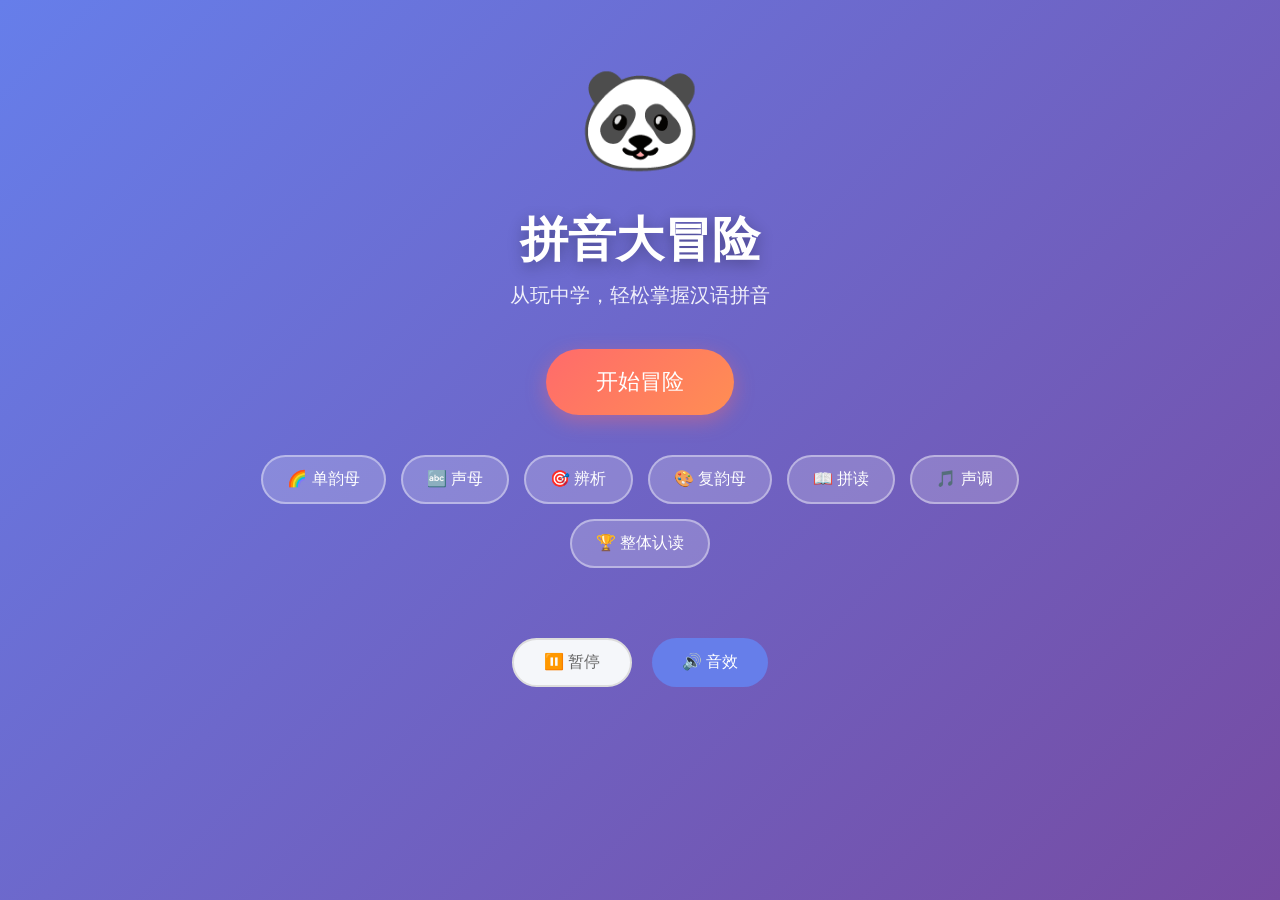
<file: web/pinyin-game/index.html>
<!DOCTYPE html>
<html lang="zh-CN">
<head>
    <meta charset="UTF-8">
    <meta name="viewport" content="width=device-width, initial-scale=1.0">
    <title>拼音大冒险 - 拼音学习游戏</title>
    <style>
        * { margin: 0; padding: 0; box-sizing: border-box; }
        body {
            font-family: -apple-system, BlinkMacSystemFont, "Segoe UI", Roboto, sans-serif;
            background: linear-gradient(135deg, #667eea 0%, #764ba2 100%);
            min-height: 100vh;
            color: #333;
        }
        .container { max-width: 900px; margin: 0 auto; padding: 20px; }

        /* 顶部导航 */
        .game-header {
            display: flex;
            justify-content: space-between;
            align-items: center;
            padding: 15px 20px;
            background: rgba(255,255,255,0.95);
            border-radius: 16px;
            margin-bottom: 20px;
            box-shadow: 0 4px 15px rgba(0,0,0,0.1);
        }
        .back-btn {
            display: flex;
            align-items: center;
            gap: 8px;
            padding: 10px 18px;
            background: #667eea;
            color: white;
            border: none;
            border-radius: 25px;
            font-size: 14px;
            cursor: pointer;
            transition: all 0.2s;
        }
        .back-btn:hover { background: #5a6fd6; transform: translateY(-2px); }
        .level-info {
            font-size: 18px;
            font-weight: bold;
            color: #667eea;
        }
        .stats {
            display: flex;
            gap: 20px;
        }
        .stat-item {
            display: flex;
            align-items: center;
            gap: 6px;
            font-size: 16px;
        }
        .heart { color: #ff6b6b; font-size: 20px; }
        .star { color: #ffc107; font-size: 20px; }

        /* 开始界面 */
        .start-screen {
            text-align: center;
            padding: 40px 20px;
        }
        .game-title {
            font-size: 48px;
            color: white;
            margin-bottom: 10px;
            text-shadow: 0 4px 15px rgba(0,0,0,0.3);
        }
        .game-subtitle {
            font-size: 20px;
            color: rgba(255,255,255,0.9);
            margin-bottom: 40px;
        }
        .character {
            font-size: 100px;
            margin-bottom: 30px;
            animation: bounce 1s infinite;
        }
        @keyframes bounce {
            0%, 100% { transform: translateY(0); }
            50% { transform: translateY(-20px); }
        }
        @keyframes speakPulse {
            0% { transform: scale(0.8); opacity: 0; }
            20% { transform: scale(1.1); opacity: 1; }
            80% { transform: scale(1.1); opacity: 1; }
            100% { transform: scale(0.8); opacity: 0; }
        }
        .start-btn {
            padding: 18px 50px;
            font-size: 22px;
            background: linear-gradient(135deg, #ff6b6b, #ff8e53);
            color: white;
            border: none;
            border-radius: 50px;
            cursor: pointer;
            box-shadow: 0 6px 20px rgba(255,107,107,0.4);
            transition: all 0.3s;
        }
        .start-btn:hover {
            transform: translateY(-4px);
            box-shadow: 0 10px 30px rgba(255,107,107,0.5);
        }
        .level-select {
            display: flex;
            flex-wrap: wrap;
            justify-content: center;
            gap: 15px;
            margin-top: 40px;
        }
        .level-btn {
            padding: 12px 24px;
            background: rgba(255,255,255,0.2);
            border: 2px solid rgba(255,255,255,0.4);
            border-radius: 25px;
            color: white;
            font-size: 16px;
            cursor: pointer;
            transition: all 0.2s;
        }
        .level-btn:hover {
            background: rgba(255,255,255,0.3);
            transform: translateY(-2px);
        }
        .level-btn.locked { opacity: 0.5; cursor: not-allowed; }

        /* 连续答对奖励 */
        .streak-indicator {
            position: fixed;
            top: 20px;
            right: 20px;
            background: linear-gradient(135deg, #ff6b6b, #ff8e53);
            color: white;
            padding: 10px 20px;
            border-radius: 25px;
            font-size: 16px;
            font-weight: bold;
            z-index: 1000;
            animation: streakBounce 0.5s ease;
            box-shadow: 0 4px 15px rgba(255,107,107,0.4);
        }
        @keyframes streakBounce {
            0%, 100% { transform: scale(1); }
            50% { transform: scale(1.2); }
        }

        /* 声调可视化 */
        .tone-chart {
            display: flex;
            justify-content: center;
            gap: 10px;
            margin: 10px 0;
            padding: 10px;
            background: #f5f7fa;
            border-radius: 12px;
        }
        .tone-item {
            width: 40px;
            height: 40px;
            display: flex;
            align-items: center;
            justify-content: center;
            border-radius: 8px;
            font-size: 18px;
            font-weight: bold;
            cursor: pointer;
            transition: all 0.2s;
        }
        .tone-item:hover { transform: scale(1.1); }
        .tone-1 { background: #ff6b6b20; color: #ff6b6b; }
        .tone-2 { background: #4facfe20; color: #4facfe; }
        .tone-3 { background: #43e97b20; color: #43e97b; }
        .tone-4 { background: #ffc10720; color: #ffc107; }
        .tone-item.active { transform: scale(1.15); box-shadow: 0 4px 10px rgba(0,0,0,0.2); }

        /* 关卡选择界面 */
        .map-screen { padding: 20px; }
        .map-title {
            text-align: center;
            font-size: 28px;
            color: white;
            margin-bottom: 30px;
            text-shadow: 0 2px 10px rgba(0,0,0,0.2);
        }
        .world-map {
            display: grid;
            grid-template-columns: repeat(auto-fit, minmax(250px, 1fr));
            gap: 20px;
        }
        .world-card {
            background: rgba(255,255,255,0.95);
            border-radius: 16px;
            padding: 20px;
            text-align: center;
            cursor: pointer;
            transition: all 0.3s;
            box-shadow: 0 4px 15px rgba(0,0,0,0.1);
        }
        .world-card:hover {
            transform: translateY(-8px);
            box-shadow: 0 12px 30px rgba(102,126,234,0.3);
        }
        .world-icon { font-size: 50px; margin-bottom: 10px; }
        .world-name { font-size: 18px; font-weight: bold; color: #333; margin-bottom: 5px; }
        .world-progress { font-size: 14px; color: #666; }
        .world-stars { font-size: 20px; margin-top: 10px; }

        /* 关卡列表 */
        .levels-list {
            display: grid;
            grid-template-columns: repeat(5, 1fr);
            gap: 15px;
            margin-top: 20px;
        }
        .level-item {
            aspect-ratio: 1;
            background: linear-gradient(135deg, #667eea, #764ba2);
            border-radius: 12px;
            display: flex;
            flex-direction: column;
            align-items: center;
            justify-content: center;
            color: white;
            font-size: 18px;
            font-weight: bold;
            cursor: pointer;
            transition: all 0.2s;
            box-shadow: 0 4px 10px rgba(0,0,0,0.15);
        }
        .level-item:hover { transform: scale(1.08); }
        .level-item.completed { background: linear-gradient(135deg, #43e97b, #38f9d7); }
        .level-item.locked { background: #ccc; cursor: not-allowed; }
        .level-item .stars { font-size: 12px; margin-top: 5px; }

        /* 游戏界面 */
        .game-screen {
            background: rgba(255,255,255,0.98);
            border-radius: 20px;
            padding: 30px;
            box-shadow: 0 10px 40px rgba(0,0,0,0.15);
        }
        .question-area {
            text-align: center;
            padding: 40px 20px;
            background: linear-gradient(135deg, #f5f7fa, #e4e8ec);
            border-radius: 16px;
            margin-bottom: 30px;
        }
        .question-type {
            font-size: 18px;
            color: #667eea;
            margin-bottom: 15px;
        }
        .question-text {
            font-size: 64px;
            font-weight: bold;
            color: #333;
            margin-bottom: 15px;
            animation: textPulse 2s ease-in-out infinite;
        }
        @keyframes textPulse {
            0%, 100% { transform: scale(1); }
            50% { transform: scale(1.05); }
        }
        .tone-visualizer {
            display: flex;
            justify-content: center;
            align-items: flex-end;
            gap: 8px;
            height: 30px;
            margin: 15px 0;
        }
        .tone-bar {
            width: 20px;
            background: linear-gradient(to top, #667eea, #764ba2);
            border-radius: 4px 4px 0 0;
            height: 10px;
            transition: height 0.3s ease;
        }
        .tone-bar.active {
            animation: toneAnim 0.8s ease-in-out infinite;
        }
        @keyframes toneAnim {
            0%, 100% { height: 10px; }
            50% { height: 30px; }
        }
        .tone-bar:nth-child(1).active { animation-delay: 0s; }
        .tone-bar:nth-child(2).active { animation-delay: 0.2s; }
        .tone-bar:nth-child(3).active { animation-delay: 0.4s; }
        .tone-bar:nth-child(4).active { animation-delay: 0.6s; }
        .question-hint {
            font-size: 16px;
            color: #666;
        }
        .options-grid {
            display: grid;
            grid-template-columns: repeat(2, 1fr);
            gap: 15px;
            max-width: 600px;
            margin: 0 auto;
        }
        .option-btn {
            padding: 25px;
            font-size: 32px;
            font-weight: bold;
            background: white;
            border: 3px solid #e4e8ec;
            border-radius: 16px;
            cursor: pointer;
            transition: all 0.2s;
        }
        .option-btn:hover {
            border-color: #667eea;
            background: #f8f9ff;
            transform: translateY(-3px);
        }
        .option-btn.correct {
            background: #43e97b;
            border-color: #38f9d7;
            color: white;
            animation: pulse 0.5s;
        }
        .option-btn.wrong {
            background: #ff6b6b;
            border-color: #ff5252;
            color: white;
            animation: shake 0.5s;
        }
        @keyframes pulse {
            0% { transform: scale(1); }
            50% { transform: scale(1.1); }
            100% { transform: scale(1); }
        }
        @keyframes shake {
            0%, 100% { transform: translateX(0); }
            25% { transform: translateX(-10px); }
            75% { transform: translateX(10px); }
        }
        .progress-bar {
            height: 8px;
            background: #e4e8ec;
            border-radius: 4px;
            margin-bottom: 20px;
            overflow: hidden;
        }
        .progress-fill {
            height: 100%;
            background: linear-gradient(90deg, #667eea, #764ba2);
            transition: width 0.3s;
        }
        .game-footer {
            display: flex;
            justify-content: center;
            gap: 20px;
            margin-top: 30px;
        }
        .footer-btn {
            padding: 12px 30px;
            font-size: 16px;
            border-radius: 25px;
            cursor: pointer;
            transition: all 0.2s;
        }
        .pause-btn {
            background: #f5f7fa;
            border: 2px solid #ddd;
            color: #666;
        }
        .sound-btn {
            background: #667eea;
            border: none;
            color: white;
        }

        /* 结果界面 */
        .result-screen {
            text-align: center;
            padding: 40px 20px;
        }
        .result-icon { font-size: 80px; margin-bottom: 20px; }
        .result-title {
            font-size: 36px;
            color: #333;
            margin-bottom: 10px;
        }
        .result-stars {
            font-size: 50px;
            margin-bottom: 20px;
        }
        .result-stats {
            display: flex;
            justify-content: center;
            gap: 40px;
            margin: 30px 0;
        }
        .result-stat {
            text-align: center;
        }
        .result-stat .num {
            font-size: 36px;
            font-weight: bold;
            color: #667eea;
        }
        .result-stat .label {
            font-size: 14px;
            color: #666;
            margin-top: 5px;
        }
        .result-buttons {
            display: flex;
            justify-content: center;
            gap: 20px;
            margin-top: 30px;
        }
        .retry-btn {
            padding: 15px 40px;
            font-size: 18px;
            background: #667eea;
            color: white;
            border: none;
            border-radius: 30px;
            cursor: pointer;
            transition: all 0.2s;
        }
        .retry-btn:hover { background: #5a6fd6; transform: translateY(-2px); }
        .next-btn {
            padding: 15px 40px;
            font-size: 18px;
            background: linear-gradient(135deg, #43e97b, #38f9d7);
            color: white;
            border: none;
            border-radius: 30px;
            cursor: pointer;
            transition: all 0.2s;
        }
        .next-btn:hover { transform: translateY(-2px); box-shadow: 0 6px 20px rgba(67,233,123,0.4); }
        .back-home-btn {
            padding: 15px 40px;
            font-size: 18px;
            background: #f5f7fa;
            color: #666;
            border: 2px solid #ddd;
            border-radius: 30px;
            cursor: pointer;
        }

        /* 提示动画 */
        .tip-popup {
            position: fixed;
            top: 50%;
            left: 50%;
            transform: translate(-50%, -50%);
            background: rgba(0,0,0,0.8);
            color: white;
            padding: 20px 40px;
            border-radius: 12px;
            font-size: 24px;
            z-index: 1000;
            animation: fadeInOut 1.5s forwards;
        }
        @keyframes fadeInOut {
            0% { opacity: 0; transform: translate(-50%, -50%) scale(0.8); }
            20% { opacity: 1; transform: translate(-50%, -50%) scale(1); }
            80% { opacity: 1; transform: translate(-50%, -50%) scale(1); }
            100% { opacity: 0; transform: translate(-50%, -50%) scale(0.8); }
        }

        .hidden { display: none !important; }
    </style>
</head>
<body>
    <div class="container">
        <!-- 顶部导航 -->
        <div class="game-header hidden" id="gameHeader">
            <button class="back-btn" onclick="showMap()">← 返回</button>
            <span class="level-info" id="levelInfo">L1-1</span>
            <div class="stats">
                <span class="stat-item">💗 <span id="lives">3</span></span>
                <span class="stat-item">⭐ <span id="score">0</span></span>
            </div>
        </div>

        <!-- 开始界面 -->
        <div class="start-screen" id="startScreen">
            <div class="character">🐼</div>
            <h1 class="game-title">拼音大冒险</h1>
            <p class="game-subtitle">从玩中学，轻松掌握汉语拼音</p>
            <button class="start-btn" onclick="showMap()">开始冒险</button>
            <div class="level-select">
                <button class="level-btn" onclick="selectWorld(1)">🌈 单韵母</button>
                <button class="level-btn" onclick="selectWorld(2)">🔤 声母</button>
                <button class="level-btn" onclick="selectWorld(3)">🎯 辨析</button>
                <button class="level-btn" onclick="selectWorld(4)">🎨 复韵母</button>
                <button class="level-btn" onclick="selectWorld(5)">📖 拼读</button>
                <button class="level-btn" onclick="selectWorld(6)">🎵 声调</button>
                <button class="level-btn" onclick="selectWorld(7)">🏆 整体认读</button>
            </div>
        </div>

        <!-- 世界选择界面 -->
        <div class="map-screen hidden" id="mapScreen">
            <h2 class="map-title">选择你的冒险世界</h2>
            <div class="world-map" id="worldMap"></div>
        </div>

        <!-- 关卡列表界面 -->
        <div class="map-screen hidden" id="levelScreen">
            <h2 class="map-title" id="worldTitle">单韵母之旅</h2>
            <div class="levels-list" id="levelsList"></div>
            <button class="back-home-btn" style="margin: 30px auto; display: block;" onclick="showStart()">← 返回主页</button>
        </div>

        <!-- 游戏界面 -->
        <div class="game-screen hidden" id="gameScreen">
            <div class="progress-bar"><div class="progress-fill" id="progressFill" style="width:0%"></div></div>
            <button class="question-area" onclick="speakCurrentQuestion()" style="cursor:pointer; border:none; background:transparent; width:100%; text-align:center;" title="点击听发音">
                <div class="question-type" id="questionType">选择正确的读音</div>
                <div class="question-text" id="questionText">ā</div>
                <div class="question-hint" id="questionHint">点击正确答案</div>
                <!-- 声调可视化 -->
                <div class="tone-visualizer" id="toneVisualizer">
                    <div class="tone-bar" id="toneBar1"></div>
                    <div class="tone-bar" id="toneBar2"></div>
                    <div class="tone-bar" id="toneBar3"></div>
                    <div class="tone-bar" id="toneBar4"></div>
                </div>
            </div>
            <div class="options-grid" id="optionsGrid"></div>
            <div class="game-footer">
                <button class="footer-btn pause-btn" onclick="pauseGame()">⏸️ 暂停</button>
                <button class="footer-btn sound-btn" onclick="toggleSound()">🔊 音效</button>
            </div>
        </div>

        <!-- 结果界面 -->
        <div class="result-screen hidden" id="resultScreen">
            <div class="result-icon" id="resultIcon">🎉</div>
            <h2 class="result-title" id="resultTitle">太棒了！</h2>
            <div class="result-stars" id="resultStars">⭐⭐⭐</div>
            <div class="result-stats">
                <div class="result-stat">
                    <div class="num" id="correctCount">0</div>
                    <div class="label">答对</div>
                </div>
                <div class="result-stat">
                    <div class="num" id="wrongCount">0</div>
                    <div class="label">答错</div>
                </div>
                <div class="result-stat">
                    <div class="num" id="totalScore">0</div>
                    <div class="label">得分</div>
                </div>
            </div>
            <div class="result-buttons">
                <button class="retry-btn" onclick="retryLevel()">🔄 再试一次</button>
                <button class="next-btn" onclick="nextLevel()">下一关 →</button>
            </div>
        </div>
    </div>

    <script src="lib/edge-tts.js"></script>
    <script>
        // ========== 初始化 Edge TTS ==========
        const edgeTTS = new EdgeTTS();
        edgeTTS.setVoice('zh-CN-XiaoxiaoNeural'); // 使用晓晓女声

        // ========== 游戏数据 ==========
        const WORLDS = [
            { id: 1, name: '单韵母之旅', icon: '🌈', color: '#ff6b6b' },
            { id: 2, name: '声母探索', icon: '🔤', color: '#4facfe' },
            { id: 3, name: '声母辨析', icon: '🎯', color: '#a8edea' },
            { id: 4, name: '复韵母王国', icon: '🎨', color: '#43e97b' },
            { id: 5, name: '拼读大师', icon: '📖', color: '#f5576c' },
            { id: 6, name: '声调城堡', icon: '🎵', color: '#ffc107' },
            { id: 7, name: '整体认读', icon: '🏆', color: '#667eea' }
        ];

        // 关卡数据：每个关卡10道题
        const LEVELS = {
            // L1 单韵母
            1: [
                { q: 'a', opts: ['ā', 'á', 'ǎ', 'à'], a: 0, hint: '一声平平' },
                { q: 'o', opts: ['ō', 'ó', 'ǒ', 'ò'], a: 0, hint: '一声平平' },
                { q: 'e', opts: ['ē', 'é', 'ě', 'è'], a: 0, hint: '一声平平' },
                { q: 'i', opts: ['ī', 'í', 'ǐ', 'ì'], a: 0, hint: '一声平平' },
                { q: 'u', opts: ['ū', 'ú', 'ǔ', 'ù'], a: 0, hint: '一声平平' },
                { q: 'ü', opts: ['ǖ', 'ǘ', 'ǚ', 'ǜ'], a: 0, hint: '一声平平' },
                { q: 'á', opts: ['a', 'o', 'e', 'i'], a: 0, hint: '二声向上' },
                { q: 'ì', opts: ['a', 'e', 'i', 'u'], a: 2, hint: '四声向下' },
                { q: 'é', opts: ['e', 'a', 'o', 'i'], a: 0, hint: '二声向上' },
                { q: 'ù', opts: ['u', 'a', 'o', 'i'], a: 0, hint: '四声向下' }
            ],
            2: [
                { q: 'b', opts: ['b', 'd', 'p', 'q'], a: 0, hint: '右上圆' },
                { q: 'p', opts: ['b', 'd', 'p', 'q'], a: 2, hint: '右下圆' },
                { q: 'm', opts: ['m', 'n', 'f', 't'], a: 0, hint: '两个门洞' },
                { q: 'f', opts: ['m', 'n', 'f', 't'], a: 2, hint: '像拐杖' },
                { q: 'd', opts: ['b', 'd', 'p', 'q'], a: 1, hint: '左半圆' },
                { q: 't', opts: ['m', 'n', 'f', 't'], a: 3, hint: '像伞柄' },
                { q: 'n', opts: ['m', 'n', 'f', 't'], a: 1, hint: '一个门洞' },
                { q: 'l', opts: ['l', 'i', 'r', 's'], a: 0, hint: '像棍子' },
                { q: 'g', opts: ['g', 'k', 'h', 'j'], a: 0, hint: '像哥哥' },
                { q: 'k', opts: ['g', 'k', 'h', 'j'], a: 1, hint: '像机枪' }
            ],
            3: [
                { q: '哪个是b？', opts: ['d', 'b', 'p', 'q'], a: 1, hint: '右上圆' },
                { q: '哪个是d？', opts: ['b', 'd', 'p', 'q'], a: 1, hint: '左半圆' },
                { q: '哪个是p？', opts: ['b', 'd', 'p', 'q'], a: 2, hint: '右下圆' },
                { q: '哪个是q？', opts: ['b', 'd', 'p', 'q'], a: 3, hint: '左下圆' },
                { q: 'm有几个门洞？', opts: ['1', '2', '3', '0'], a: 1, hint: '两个门洞' },
                { q: 'n有几个门洞？', opts: ['1', '2', '3', '0'], a: 0, hint: '一个门洞' },
                { q: 'f像什么？', opts: ['拐杖', '棍子', '伞', '门'], a: 0, hint: '像拐杖' },
                { q: 't像什么？', opts: ['拐杖', '棍子', '伞柄', '门'], a: 2, hint: '像伞柄' },
                { q: 'l像什么？', opts: ['拐杖', '棍子', '伞柄', '门'], a: 1, hint: '像棍子' },
                { q: 'g像什么？', opts: ['哥哥', '弟弟', '姐姐', '妹妹'], a: 0, hint: '像哥哥' }
            ],
            4: [
                { q: 'ai', opts: ['ai', 'ei', 'ao', 'ou'], a: 0, hint: '爱' },
                { q: 'ei', opts: ['ai', 'ei', 'ao', 'ou'], a: 1, hint: '诶' },
                { q: 'ao', opts: ['ai', 'ei', 'ao', 'ou'], a: 2, hint: '奥' },
                { q: 'ou', opts: ['ai', 'ei', 'ao', 'ou'], a: 3, hint: '欧' },
                { q: 'iu', opts: ['iu', 'ui', 'ie', 'üe'], a: 0, hint: '优' },
                { q: 'ui', opts: ['iu', 'ui', 'ie', 'üe'], a: 1, hint: '威' },
                { q: 'ie', opts: ['ie', 'üe', 'er', 'ian'], a: 0, hint: '椰' },
                { q: 'üe', opts: ['ie', 'üe', 'er', 'ian'], a: 1, hint: '约' },
                { q: 'er', opts: ['ie', 'üe', 'er', 'ian'], a: 2, hint: '而' },
                { q: 'an', opts: ['an', 'en', 'in', 'un'], a: 0, hint: '安' }
            ],
            5: [
                { q: 'bā', opts: ['1', '2', '3', '4'], a: 1, hint: '爸' },
                { q: 'mā', opts: ['1声', '2声', '3声', '4声'], a: 0, hint: '妈' },
                { q: 'bà', opts: ['1声', '2声', '3声', '4声'], a: 3, hint: '爸' },
                { q: 'mì', opts: ['1声', '2声', '3声', '4声'], a: 2, hint: '蜜' },
                { q: 'dà', opts: ['1声', '2声', '3声', '4声'], a: 3, hint: '大' },
                { q: 'lì', opts: ['1声', '2声', '3声', '4声'], a: 1, hint: '立' },
                { q: 'gē', opts: ['1声', '2声', '3声', '4声'], a: 0, hint: '歌' },
                { q: 'kè', opts: ['1声', '2声', '3声', '4声'], a: 3, hint: '课' },
                { q: 'hē', opts: ['1声', '2声', '3声', '4声'], a: 0, hint: '喝' },
                { q: 'jī', opts: ['1声', '2声', '3声', '4声'], a: 0, hint: '鸡' }
            ],
            6: [
                { q: 'mā', opts: ['一声', '二声', '三声', '四声'], a: 0, hint: '妈' },
                { q: 'yé', opts: ['一声', '二声', '三声', '四声'], a: 1, hint: '爷' },
                { q: 'wǒ', opts: ['一声', '二声', '三声', '四声'], a: 2, hint: '我' },
                { q: 'dà', opts: ['一声', '二声', '三声', '四声'], a: 3, hint: '大' },
                { q: 'gē', opts: ['一声', '二声', '三声', '四声'], a: 0, hint: '哥' },
                { q: 'hé', opts: ['一声', '二声', '三声', '四声'], a: 1, hint: '河' },
                { q: 'mǎ', opts: ['一声', '二声', '三声', '四声'], a: 1, hint: '马' },
                { q: 'mǐ', opts: ['一声', '二声', '三声', '四声'], a: 3, hint: '米' },
                { q: 'nǔ', opts: ['一声', '二声', '三声', '四声'], a: 2, hint: '女' },
                { q: 'lù', opts: ['一声', '二声', '三声', '四声'], a: 3, hint: '路' }
            ],
            7: [
                { q: 'zhī', opts: ['zhi', 'chi', 'shi', 'ri'], a: 0, hint: '织' },
                { q: 'chī', opts: ['zhi', 'chi', 'shi', 'ri'], a: 1, hint: '吃' },
                { q: 'shī', opts: ['zhi', 'chi', 'shi', 'ri'], a: 2, hint: '师' },
                { q: 'rì', opts: ['zhi', 'chi', 'shi', 'ri'], a: 3, hint: '日' },
                { q: 'zì', opts: ['zi', 'ci', 'si', 'ri'], a: 0, hint: '字' },
                { q: 'cí', opts: ['zi', 'ci', 'si', 'ri'], a: 1, hint: '词' },
                { q: 'sī', opts: ['zi', 'ci', 'si', 'ri'], a: 2, hint: '思' },
                { q: 'yī', opts: ['yi', 'wu', 'yu', 'ye'], a: 0, hint: '一' },
                { q: 'wǔ', opts: ['yi', 'wu', 'yu', 'ye'], a: 1, hint: '五' },
                { q: 'yǔ', opts: ['yi', 'wu', 'yu', 'ye'], a: 2, hint: '雨' }
            ]
        };

        // ========== 游戏状态 ==========
        let gameState = {
            currentWorld: 1,
            currentLevel: 1,
            lives: 3,
            score: 0,
            questionIndex: 0,
            correctCount: 0,
            wrongCount: 0,
            totalScore: 0,
            progress: {}, // 存档 {worldId_levelId: stars}
            streak: 0, // 连续答对
            maxStreak: 0, // 最大连续答对
            isSpeaking: false, // 是否正在朗读
            onSpeakComplete: null // 朗读完成回调
        };

        // 加载存档
        function loadProgress() {
            try {
                const saved = localStorage.getItem('pinyinGameProgress');
                if (saved) gameState.progress = JSON.parse(saved);
            } catch(e) {}
        }

        // 保存进度
        function saveProgress() {
            try {
                localStorage.setItem('pinyinGameProgress', JSON.stringify(gameState.progress));
            } catch(e) {}
        }

        // ========== 界面切换 ==========
        function showScreen(screenId) {
            ['startScreen', 'mapScreen', 'levelScreen', 'gameScreen', 'resultScreen'].forEach(id => {
                document.getElementById(id).classList.add('hidden');
            });
            document.getElementById(screenId).classList.remove('hidden');
            document.getElementById('gameHeader').classList.toggle('hidden', screenId !== 'gameScreen');
        }

        function showStart() { showScreen('startScreen'); }
        function showMap() { showMapScreen(); }

        function showMapScreen() {
            const map = document.getElementById('worldMap');
            map.innerHTML = WORLDS.map(world => {
                const totalLevels = LEVELS[world.id] ? LEVELS[world.id].length : 0;
                const completed = Object.keys(gameState.progress).filter(k => k.startsWith(world.id + '_')).length;
                const stars = Object.values(gameState.progress).filter(v => v > 0).length;
                return `
                    <div class="world-card" onclick="selectWorld(${world.id})">
                        <div class="world-icon">${world.icon}</div>
                        <div class="world-name">${world.name}</div>
                        <div class="world-progress">${completed}/${totalLevels} 关卡</div>
                        <div class="world-stars">${'⭐'.repeat(Math.min(stars, 3))}</div>
                    </div>
                `;
            }).join('');
            showScreen('mapScreen');
        }

        function selectWorld(worldId) {
            gameState.currentWorld = worldId;
            const world = WORLDS.find(w => w.id === worldId);
            document.getElementById('worldTitle').textContent = world.name;

            const levels = LEVELS[worldId] || [];
            const levelsList = document.getElementById('levelsList');

            // 计算已解锁关卡
            let unlockedUpTo = 1;
            for (let i = 1; i <= levels.length; i++) {
                const key = `${worldId}_${i}`;
                if (gameState.progress[key]) unlockedUpTo = i + 1;
            }

            levelsList.innerHTML = levels.map((_, i) => {
                const levelNum = i + 1;
                const key = `${worldId}_${levelNum}`;
                const stars = gameState.progress[key] || 0;
                const locked = levelNum > unlockedUpTo;
                return `
                    <div class="level-item ${stars > 0 ? 'completed' : ''} ${locked ? 'locked' : ''}"
                         onclick="${locked ? '' : `startLevel(${worldId}, ${levelNum})`}">
                        ${levelNum}
                        <div class="stars">${'⭐'.repeat(stars)}</div>
                    </div>
                `;
            }).join('');
            showScreen('levelScreen');
        }

        // ========== 游戏逻辑 ==========
        function startLevel(worldId, levelNum) {
            gameState.currentWorld = worldId;
            gameState.currentLevel = levelNum;
            gameState.lives = 3;
            gameState.score = 0;
            gameState.questionIndex = 0;
            gameState.correctCount = 0;
            gameState.wrongCount = 0;

            document.getElementById('levelInfo').textContent = `L${worldId}-${levelNum}`;
            document.getElementById('lives').textContent = gameState.lives;
            document.getElementById('score').textContent = gameState.score;

            showScreen('gameScreen');
            showQuestion();
        }

        function showQuestion() {
            const levels = LEVELS[gameState.currentWorld] || [];
            if (gameState.questionIndex >= levels.length) {
                endLevel(); return;
            }

            const q = levels[gameState.questionIndex];
            document.getElementById('questionType').textContent = `第 ${gameState.questionIndex + 1} / ${levels.length} 题`;
            document.getElementById('questionText').textContent = q.q;
            document.getElementById('questionHint').textContent = q.hint;
            document.getElementById('progressFill').style.width = `${(gameState.questionIndex / levels.length) * 100}%`;

            const grid = document.getElementById('optionsGrid');
            grid.innerHTML = q.opts.map((opt, i) =>
                `<button class="option-btn" onclick="selectOption(${i})">${opt}</button>`
            ).join('');
        }

        function selectOption(optIndex) {
            if (gameState.isSpeaking) return; // 防止重复点击
            playClickSound();
            const levels = LEVELS[gameState.currentWorld] || [];
            const q = levels[gameState.questionIndex];
            const btns = document.querySelectorAll('.option-btn');

            if (optIndex === q.a) {
                // 正确
                playCorrectSound();
                btns[optIndex].classList.add('correct');
                gameState.correctCount++;
                gameState.streak++;
                if (gameState.streak > gameState.maxStreak) {
                    gameState.maxStreak = gameState.streak;
                }
                // 连续答对加分奖励
                if (gameState.streak >= 3) {
                    gameState.score += 5;
                    showStreakBonus(gameState.streak);
                }
                gameState.score += 10;
                document.getElementById('score').textContent = gameState.score;
            } else {
                // 错误
                playWrongSound();
                btns[optIndex].classList.add('wrong');
                btns[q.a].classList.add('correct');
                gameState.wrongCount++;
                gameState.streak = 0;
                gameState.lives--;
                document.getElementById('lives').textContent = gameState.lives;

                if (gameState.lives <= 0) {
                    playLoseSound();
                    // 先朗读，再结束
                    speakPinyin(q.q, () => endLevel());
                    return;
                }
            }

            // 朗读完成后切换下一题
            speakPinyin(q.q, () => {
                gameState.questionIndex++;
                showQuestion();
            });
        }

        // 显示连续答对奖励
        function showStreakBonus(streak) {
            const bonus = document.createElement('div');
            bonus.className = 'streak-indicator';
            bonus.textContent = streak >= 5 ? '🔥 太棒了！+' : '✨ 连续' + streak + '题！';
            document.body.appendChild(bonus);
            setTimeout(() => bonus.remove(), 1500);
        }

        function endLevel() {
            const levels = LEVELS[gameState.currentWorld] || [];
            const total = levels.length;
            const passRate = gameState.correctCount / total;

            let stars = 0;
            if (passRate >= 0.9) stars = 3;
            else if (passRate >= 0.7) stars = 2;
            else if (passRate >= 0.5) stars = 1;

            const key = `${gameState.currentWorld}_${gameState.currentLevel}`;
            if (stars > (gameState.progress[key] || 0)) {
                gameState.progress[key] = stars;
            }
            saveProgress();

            // 显示结果
            const passed = passRate >= 0.7;
            if (passed) playWinSound(); else playLoseSound();
            document.getElementById('resultIcon').textContent = passed ? '🎉' : '😢';
            document.getElementById('resultTitle').textContent = passed ? '太棒了！' : '再接再厉';
            document.getElementById('resultStars').textContent = '⭐'.repeat(stars) + '☆'.repeat(3 - stars);
            document.getElementById('correctCount').textContent = gameState.correctCount;
            document.getElementById('wrongCount').textContent = gameState.wrongCount;
            document.getElementById('totalScore').textContent = gameState.score;

            const nextBtn = document.querySelector('.next-btn');
            nextBtn.style.display = (passed && gameState.currentLevel < (LEVELS[gameState.currentWorld]?.length || 0)) ? 'block' : 'none';

            showScreen('resultScreen');
        }

        function retryLevel() {
            startLevel(gameState.currentWorld, gameState.currentLevel);
        }

        function nextLevel() {
            const nextLevelNum = gameState.currentLevel + 1;
            const levels = LEVELS[gameState.currentWorld] || [];
            if (nextLevelNum <= levels.length) {
                startLevel(gameState.currentWorld, nextLevelNum);
            } else {
                selectWorld(gameState.currentWorld);
            }
        }

        function pauseGame() {
            alert('游戏暂停 - 继续努力！');
        }

        // ========== 音效系统 ==========
        let audioContext = null;
        let soundEnabled = true;

        function initAudio() {
            if (!audioContext) {
                audioContext = new (window.AudioContext || window.webkitAudioContext)();
            }
        }

        function playTone(freq, duration, type = 'sine', volume = 0.3) {
            if (!soundEnabled) return;
            try {
                initAudio();
                const oscillator = audioContext.createOscillator();
                const gainNode = audioContext.createGain();
                oscillator.connect(gainNode);
                gainNode.connect(audioContext.destination);
                oscillator.frequency.value = freq;
                oscillator.type = type;
                gainNode.gain.setValueAtTime(volume, audioContext.currentTime);
                gainNode.gain.exponentialRampToValueAtTime(0.01, audioContext.currentTime + duration);
                oscillator.start(audioContext.currentTime);
                oscillator.stop(audioContext.currentTime + duration);
            } catch(e) {}
        }

        // 朗读拼音/汉字 - 使用 Edge TTS（高质量中文语音）
        // callback: 朗读完成后的回调函数
        async function speakPinyin(text, callback) {
            if (!soundEnabled) {
                if (callback) callback();
                return;
            }

            // 映射：拼音符号 -> 对应汉字读音
            const pinyinMap = {
                // 整体认读音节（不带声调）
                'zhi': '知', 'chi': '蚩', 'shi': '诗', 'ri': '日',
                'zi': '字', 'ci': '词', 'si': '思',
                'yi': '一', 'wu': '五', 'yu': '鱼', 'ye': '耶', 'yue': '月', 'yuan': '圆',
                'yin': '音', 'yun': '云', 'ying': '鹰',
                // 整体认读音节（带声调）- 关键！避免读成英文
                'zhī': '知', 'zhí': '知', 'zhǐ': '知', 'zhì': '知',
                'chī': '蚩', 'chí': '蚩', 'chǐ': '蚩', 'chì': '蚩',
                'shī': '诗', 'shí': '诗', 'shǐ': '诗', 'shì': '是',
                'rì': '日', 'rī': '日', 'rí': '日', 'rǐ': '日',
                'zī': '字', 'zí': '字', 'zǐ': '字', 'zì': '自',
                'cī': '词', 'cí': '词', 'cǐ': '此', 'cì': '次',
                'sī': '思', 'sǐ': '死', 'sì': '四',
                'yī': '一', 'yí': '移', 'yǐ': '以', 'yì': '意',
                'wū': '屋', 'wú': '无', 'wǔ': '五', 'wù': '务',
                'yú': '鱼', 'yǔ': '语', 'yù': '育', 'ye': '耶',
                // 带声调的单韵母
                'ā': '啊', 'á': '啊', 'ǎ': '啊', 'à': '啊',
                'ō': '哦', 'ó': '哦', 'ǒ': '哦', 'ò': '哦',
                'ē': '鹅', 'é': '鹅', 'ě': '鹅', 'è': '饿',
                'ī': '衣', 'í': '疑', 'ǐ': '以', 'ì': '意',
                'ū': '屋', 'ú': '无', 'ǔ': '五', 'ù': '务',
                'ǖ': '鱼', 'ǘ': '鱼', 'ǚ': '鱼', 'ǜ': '鱼',
                // 单元音
                'a': '啊', 'o': '哦', 'e': '鹅', 'i': '衣', 'u': '屋', 'ü': '鱼',
                // 声母
                'b': '玻', 'p': '坡', 'm': '摸', 'f': '佛',
                'd': '得', 't': '特', 'n': '讷', 'l': '勒',
                'g': '哥', 'k': '科', 'h': '喝',
                'j': '基', 'q': '七', 'x': '西', 'r': '日',
                'zh': '知', 'ch': '蚩', 'sh': '诗',
                'z': '资', 'c': '雌', 's': '思', 'y': '衣', 'w': '屋',
                // 复韵母
                'ai': '爱', 'ei': '诶', 'ao': '奥', 'ou': '欧', 'iu': '优', 'ui': '威',
                'ie': '耶', 'üe': '约', 'er': '而',
                'an': '安', 'en': '恩', 'in': '因', 'un': '温', 'ün': '晕',
                'ang': '昂', 'eng': '鞥', 'ing': '英', 'ong': '翁',
                // 声母+单韵母组合（带声调）
                'bā': '八', 'bá': '拔', 'bǎ': '把', 'bà': '爸',
                'pā': '趴', 'pá': '爬', 'pǎ': '怕', 'pà': '怕',
                'mā': '妈', 'má': '麻', 'mǎ': '马', 'mà': '骂',
                'dà': '大', 'dì': '弟', 'gē': '哥', 'kè': '课',
                'hē': '喝', 'jī': '鸡', 'mǐ': '米', 'nǔ': '女'
            };

            // 转换拼音为汉字 - 优先精确匹配
            let speakText = text;
            if (pinyinMap[text]) {
                speakText = pinyinMap[text];
            } else {
                // 按长度降序排列，优先匹配更长的字符串
                const sortedKeys = Object.keys(pinyinMap).sort((a, b) => b.length - a.length);
                for (const key of sortedKeys) {
                    if (text === key) {
                        speakText = pinyinMap[key];
                        break;
                    }
                }
                // 如果没找到，检查是否包含某个拼音
                if (speakText === text) {
                    for (const key of sortedKeys) {
                        if (text.includes(key) && key.length >= 2) {
                            speakText = pinyinMap[key];
                            break;
                        }
                    }
                }
            }

            startToneAnimation();
            showSpeakAnimation(speakText);

            try {
                // 使用 Edge TTS 朗读2遍
                const speakCount = 2;
                for (let i = 0; i < speakCount; i++) {
                    const audioUrl = await edgeTTS.speak(speakText);
                    const audio = new Audio(audioUrl);
                    await new Promise((resolve, reject) => {
                        audio.onended = resolve;
                        audio.onerror = reject;
                        audio.play();
                    });
                    if (i < speakCount - 1) {
                        await new Promise(r => setTimeout(r, 800)); // 两遍之间停顿
                    }
                }
            } catch(e) {
                console.warn('Edge TTS failed, using fallback:', e);
                // Fallback to Web Speech API
                try {
                    speechSynthesis.cancel();
                    const utterance = new SpeechSynthesisUtterance(speakText);
                    utterance.lang = 'zh-CN';
                    utterance.rate = 0.35;
                    utterance.pitch = 1.15;
                    const voices = speechSynthesis.getVoices().filter(v => v.lang.includes('zh'));
                    if (voices.length > 0) utterance.voice = voices[0];
                    speechSynthesis.speak(utterance);
                    await new Promise(r => setTimeout(r, 2000));
                } catch(e2) {
                    console.error('Fallback also failed:', e2);
                }
            }

            stopToneAnimation();
            gameState.isSpeaking = false;
            if (callback) callback();
        }

        // 开始声调动画
        function startToneAnimation() {
            const bars = document.querySelectorAll('.tone-bar');
            bars.forEach(bar => bar.classList.add('active'));
        }

        // 停止声调动画
        function stopToneAnimation() {
            const bars = document.querySelectorAll('.tone-bar');
            bars.forEach(bar => bar.classList.remove('active'));
        }

        // 显示朗读动画
        function showSpeakAnimation(text) {
            const el = document.getElementById('speakIndicator');
            if (!el) {
                const indicator = document.createElement('div');
                indicator.id = 'speakIndicator';
                indicator.style.cssText = `
                    position: fixed; bottom: 20px; right: 20px;
                    background: linear-gradient(135deg, #667eea, #764ba2);
                    color: white; padding: 12px 20px; border-radius: 25px;
                    font-size: 18px; z-index: 1000;
                    animation: speakPulse 1.5s ease-in-out;
                    box-shadow: 0 4px 15px rgba(102,126,234,0.4);
                `;
                document.body.appendChild(indicator);
                setTimeout(() => indicator.remove(), 1500);
            }
            const indicator = document.getElementById('speakIndicator');
            if (indicator) {
                indicator.textContent = '🔊 ' + text;
                indicator.style.animation = 'none';
                indicator.offsetHeight; // 触发重绘
                indicator.style.animation = 'speakPulse 1.5s ease-in-out';
            }
        }

        function speakCurrentQuestion() {
            const levels = LEVELS[gameState.currentWorld] || [];
            const q = levels[gameState.questionIndex];
            if (q) speakPinyin(q.q);
        }

        function playCorrectSound() {
            // 正确：上升音调 "叮～"
            playTone(523, 0.1, 'sine', 0.4); // C5
            setTimeout(() => playTone(659, 0.1, 'sine', 0.4), 100); // E5
            setTimeout(() => playTone(784, 0.15, 'sine', 0.4), 200); // G5
        }

        function playWrongSound() {
            // 错误：下降音调 "呜呜～"
            playTone(392, 0.15, 'sawtooth', 0.2); // G4
            setTimeout(() => playTone(330, 0.25, 'sawtooth', 0.2), 150); // E4
        }

        function playClickSound() {
            // 点击：短促 "滴"
            playTone(800, 0.05, 'square', 0.15);
        }

        function playWinSound() {
            // 胜利：欢快旋律 "🎉"
            const notes = [523, 659, 784, 1047]; // C5 E5 G5 C6
            notes.forEach((freq, i) => {
                setTimeout(() => playTone(freq, 0.2, 'sine', 0.35), i * 150);
            });
        }

        function playLoseSound() {
            // 失败：低沉
            playTone(196, 0.3, 'triangle', 0.3); // G3
            setTimeout(() => playTone(165, 0.4, 'triangle', 0.3), 300); // E3
        }

        function playSound() {
            // 测试音效
            playTone(440, 0.2, 'sine', 0.3);
        }

        function toggleSound() {
            soundEnabled = !soundEnabled;
            const btn = document.querySelector('.sound-btn');
            btn.textContent = soundEnabled ? '🔊 音效' : '🔇 静音';
            btn.style.background = soundEnabled ? '#667eea' : '#999';
        }

        // ========== 初始化 ==========
        loadProgress();
        showStart();
    </script>
</body>
</html>
</file>
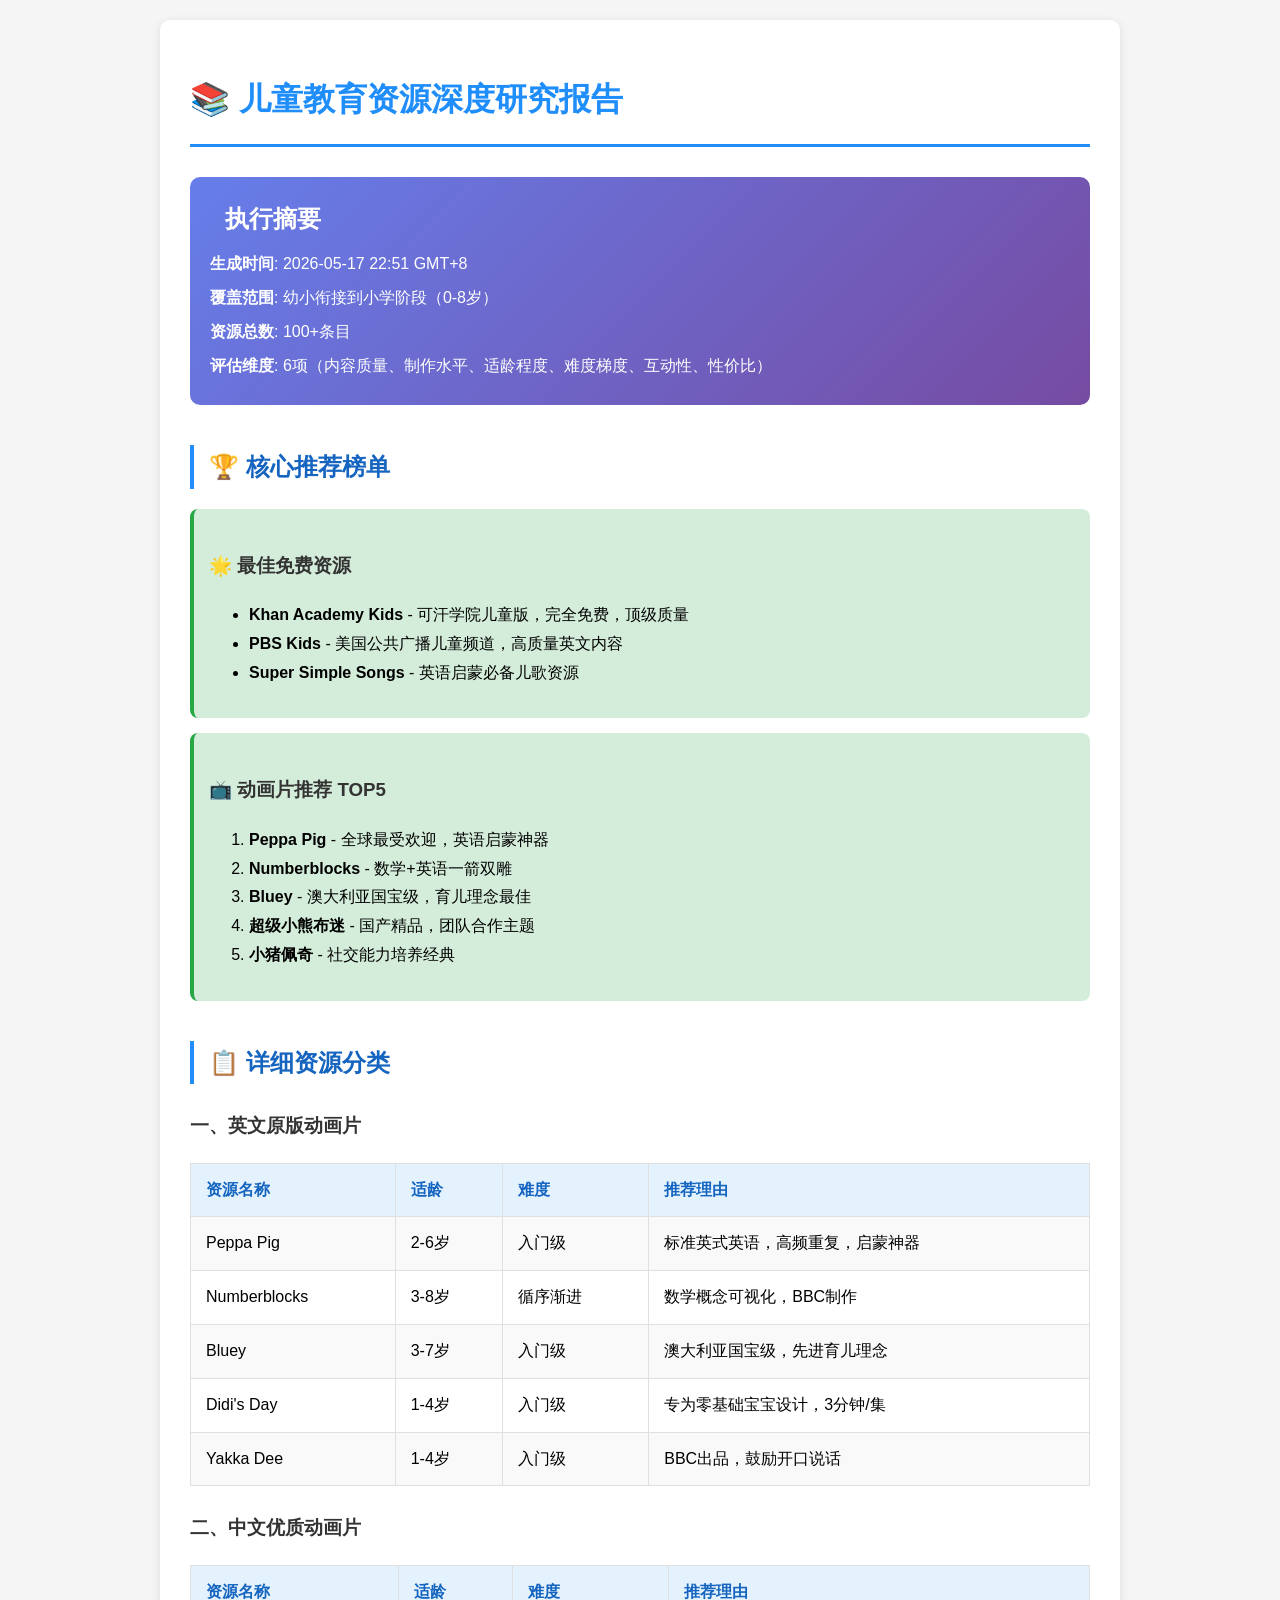
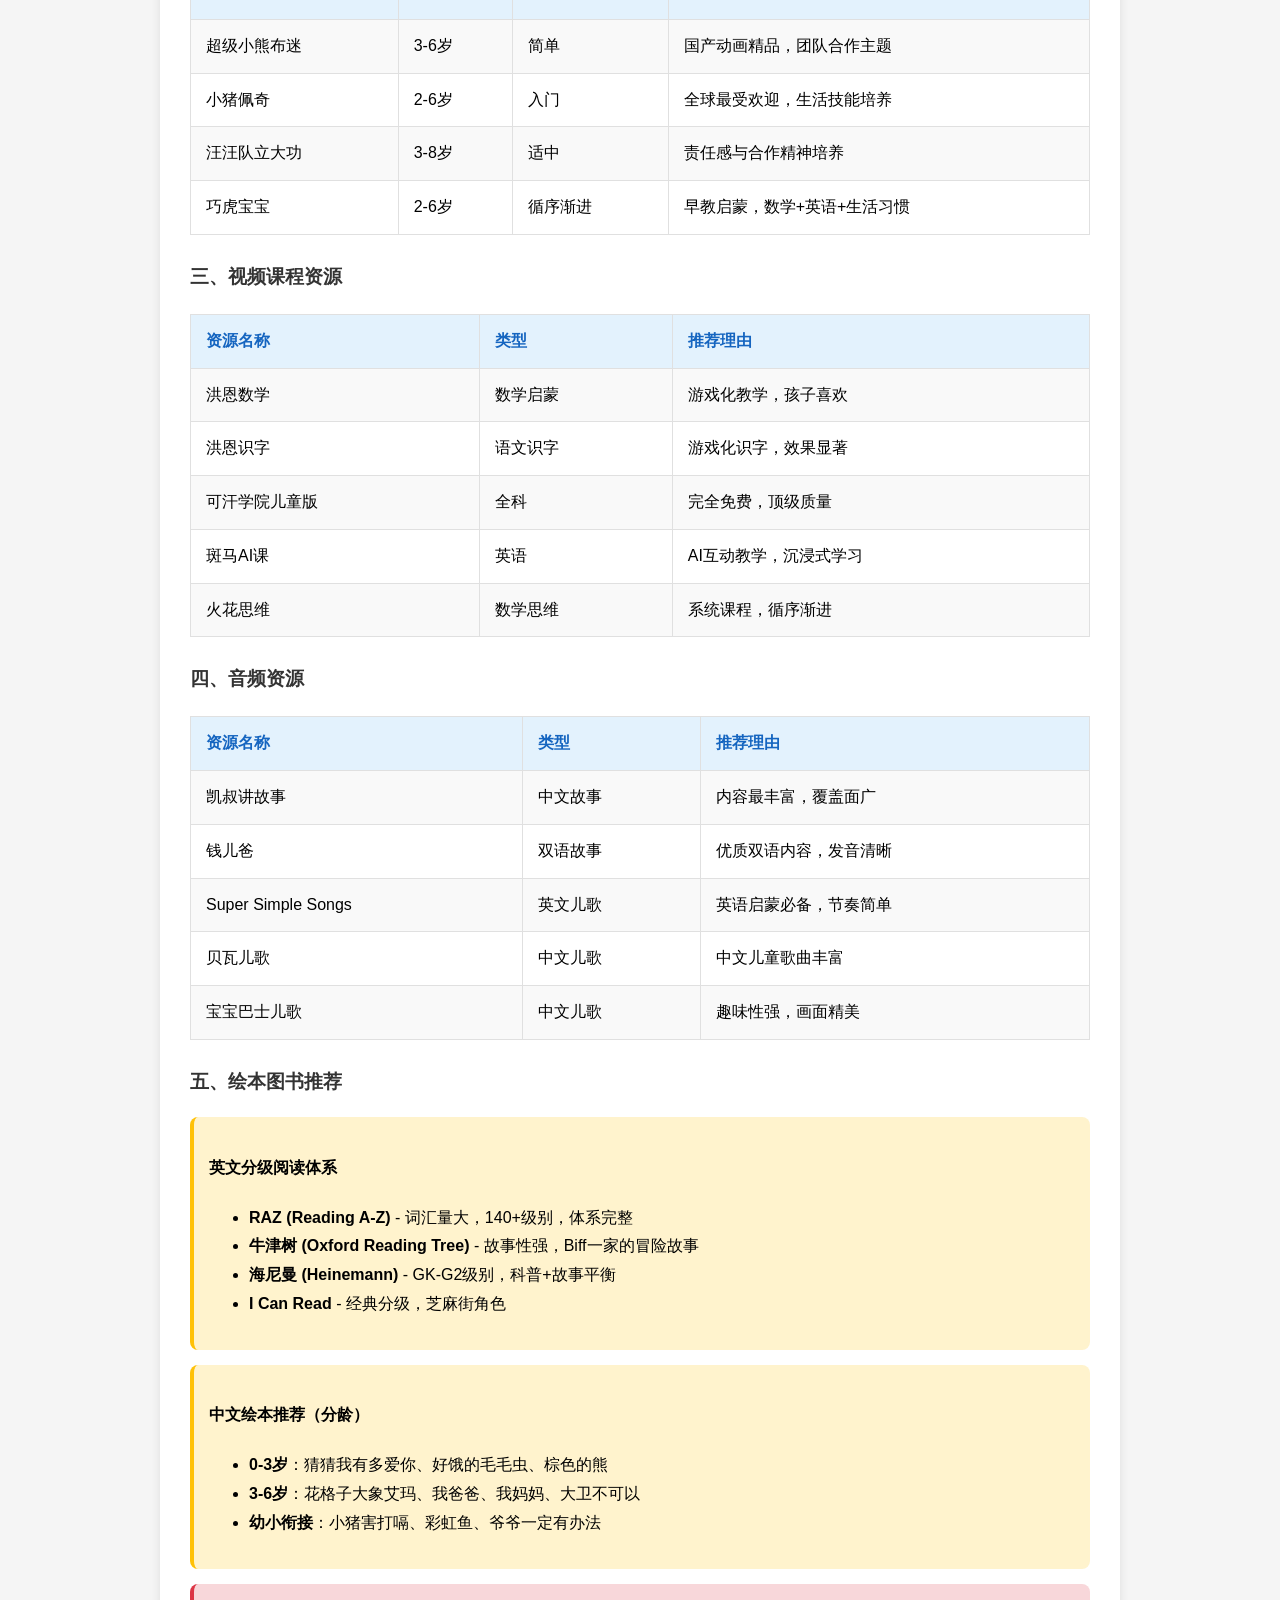
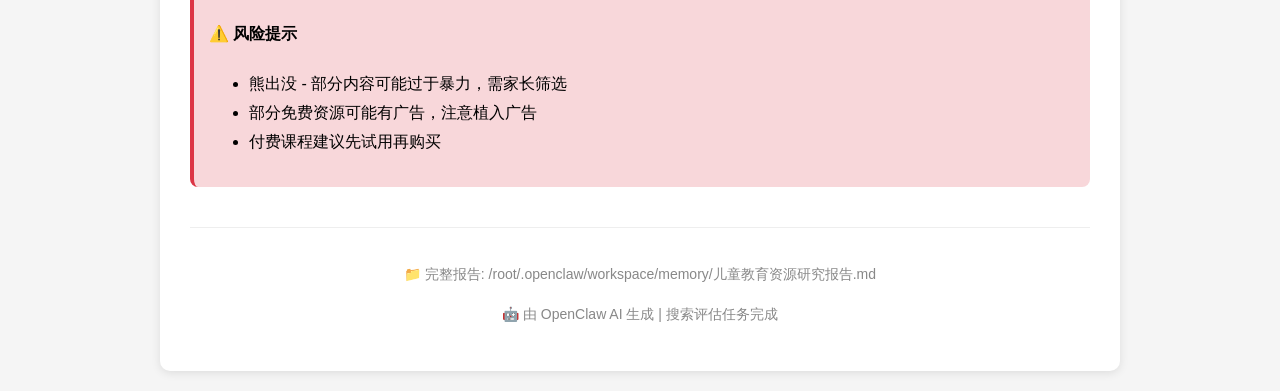
<file: web/report.html>
<!DOCTYPE html>
<html lang="zh-CN">
<head>
    <meta charset="UTF-8">
    <meta name="viewport" content="width=device-width, initial-scale=1.0">
    <title>儿童教育资源深度研究报告</title>
    <style>
        * { box-sizing: border-box; }
        body { 
            font-family: -apple-system, BlinkMacSystemFont, 'Segoe UI', Roboto, 'Microsoft YaHei', sans-serif; 
            max-width: 1000px; 
            margin: 0 auto; 
            padding: 20px; 
            line-height: 1.8;
            background: #f5f5f5;
        }
        .container { background: white; padding: 30px; border-radius: 10px; box-shadow: 0 2px 10px rgba(0,0,0,0.1); }
        h1 { color: #1F8EFA; border-bottom: 3px solid #1F8EFA; padding-bottom: 15px; margin-bottom: 30px; }
        h2 { color: #1565C0; margin-top: 40px; border-left: 4px solid #1F8EFA; padding-left: 15px; }
        h3 { color: #333; margin-top: 25px; }
        table { border-collapse: collapse; width: 100%; margin: 20px 0; background: white; }
        th, td { border: 1px solid #e0e0e0; padding: 12px 15px; text-align: left; }
        th { background-color: #E3F2FD; color: #1565C0; }
        tr:nth-child(even) { background-color: #f9f9f9; }
        .stars { color: #FFD700; font-size: 14px; }
        .section-box { background: linear-gradient(135deg, #667eea 0%, #764ba2 100%); color: white; padding: 20px; border-radius: 10px; margin: 20px 0; }
        .section-box h2 { color: white; border: none; margin: 0 0 10px 0; }
        .section-box p { margin: 5px 0; }
        .highlight { background: #FFF3CD; padding: 15px; border-radius: 8px; border-left: 4px solid #FFC107; margin: 15px 0; }
        .danger { background: #F8D7DA; padding: 15px; border-radius: 8px; border-left: 4px solid #DC3545; margin: 15px 0; }
        .success { background: #D4EDDA; padding: 15px; border-radius: 8px; border-left: 4px solid #28A745; margin: 15px 0; }
        pre { background: #f4f4f4; padding: 15px; border-radius: 8px; overflow-x: auto; font-size: 13px; }
        code { background: #f4f4f4; padding: 2px 6px; border-radius: 4px; }
        a { color: #1F8EFA; text-decoration: none; }
        a:hover { text-decoration: underline; }
        .footer { text-align: center; margin-top: 40px; padding-top: 20px; border-top: 1px solid #eee; color: #888; font-size: 14px; }
    </style>
</head>
<body>
<div class="container">
<h1>📚 儿童教育资源深度研究报告</h1>

<div class="section-box">
<h2>执行摘要</h2>
<p><strong>生成时间</strong>: 2026-05-17 22:51 GMT+8</p>
<p><strong>覆盖范围</strong>: 幼小衔接到小学阶段（0-8岁）</p>
<p><strong>资源总数</strong>: 100+条目</p>
<p><strong>评估维度</strong>: 6项（内容质量、制作水平、适龄程度、难度梯度、互动性、性价比）</p>
</div>

<h2>🏆 核心推荐榜单</h2>

<div class="success">
<h3>🌟 最佳免费资源</h3>
<ul>
<li><strong>Khan Academy Kids</strong> - 可汗学院儿童版，完全免费，顶级质量</li>
<li><strong>PBS Kids</strong> - 美国公共广播儿童频道，高质量英文内容</li>
<li><strong>Super Simple Songs</strong> - 英语启蒙必备儿歌资源</li>
</ul>
</div>

<div class="success">
<h3>📺 动画片推荐 TOP5</h3>
<ol>
<li><strong>Peppa Pig</strong> - 全球最受欢迎，英语启蒙神器</li>
<li><strong>Numberblocks</strong> - 数学+英语一箭双雕</li>
<li><strong>Bluey</strong> - 澳大利亚国宝级，育儿理念最佳</li>
<li><strong>超级小熊布迷</strong> - 国产精品，团队合作主题</li>
<li><strong>小猪佩奇</strong> - 社交能力培养经典</li>
</ol>
</div>

<h2>📋 详细资源分类</h2>

<h3>一、英文原版动画片</h3>
<table>
<tr><th>资源名称</th><th>适龄</th><th>难度</th><th>推荐理由</th></tr>
<tr><td>Peppa Pig</td><td>2-6岁</td><td>入门级</td><td>标准英式英语，高频重复，启蒙神器</td></tr>
<tr><td>Numberblocks</td><td>3-8岁</td><td>循序渐进</td><td>数学概念可视化，BBC制作</td></tr>
<tr><td>Bluey</td><td>3-7岁</td><td>入门级</td><td>澳大利亚国宝级，先进育儿理念</td></tr>
<tr><td>Didi's Day</td><td>1-4岁</td><td>入门级</td><td>专为零基础宝宝设计，3分钟/集</td></tr>
<tr><td>Yakka Dee</td><td>1-4岁</td><td>入门级</td><td>BBC出品，鼓励开口说话</td></tr>
</table>

<h3>二、中文优质动画片</h3>
<table>
<tr><th>资源名称</th><th>适龄</th><th>难度</th><th>推荐理由</th></tr>
<tr><td>超级小熊布迷</td><td>3-6岁</td><td>简单</td><td>国产动画精品，团队合作主题</td></tr>
<tr><td>小猪佩奇</td><td>2-6岁</td><td>入门</td><td>全球最受欢迎，生活技能培养</td></tr>
<tr><td>汪汪队立大功</td><td>3-8岁</td><td>适中</td><td>责任感与合作精神培养</td></tr>
<tr><td>巧虎宝宝</td><td>2-6岁</td><td>循序渐进</td><td>早教启蒙，数学+英语+生活习惯</td></tr>
</table>

<h3>三、视频课程资源</h3>
<table>
<tr><th>资源名称</th><th>类型</th><th>推荐理由</th></tr>
<tr><td>洪恩数学</td><td>数学启蒙</td><td>游戏化教学，孩子喜欢</td></tr>
<tr><td>洪恩识字</td><td>语文识字</td><td>游戏化识字，效果显著</td></tr>
<tr><td>可汗学院儿童版</td><td>全科</td><td>完全免费，顶级质量</td></tr>
<tr><td>斑马AI课</td><td>英语</td><td>AI互动教学，沉浸式学习</td></tr>
<tr><td>火花思维</td><td>数学思维</td><td>系统课程，循序渐进</td></tr>
</table>

<h3>四、音频资源</h3>
<table>
<tr><th>资源名称</th><th>类型</th><th>推荐理由</th></tr>
<tr><td>凯叔讲故事</td><td>中文故事</td><td>内容最丰富，覆盖面广</td></tr>
<tr><td>钱儿爸</td><td>双语故事</td><td>优质双语内容，发音清晰</td></tr>
<tr><td>Super Simple Songs</td><td>英文儿歌</td><td>英语启蒙必备，节奏简单</td></tr>
<tr><td>贝瓦儿歌</td><td>中文儿歌</td><td>中文儿童歌曲丰富</td></tr>
<tr><td>宝宝巴士儿歌</td><td>中文儿歌</td><td>趣味性强，画面精美</td></tr>
</table>

<h3>五、绘本图书推荐</h3>

<div class="highlight">
<h4>英文分级阅读体系</h4>
<ul>
<li><strong>RAZ (Reading A-Z)</strong> - 词汇量大，140+级别，体系完整</li>
<li><strong>牛津树 (Oxford Reading Tree)</strong> - 故事性强，Biff一家的冒险故事</li>
<li><strong>海尼曼 (Heinemann)</strong> - GK-G2级别，科普+故事平衡</li>
<li><strong>I Can Read</strong> - 经典分级，芝麻街角色</li>
</ul>
</div>

<div class="highlight">
<h4>中文绘本推荐（分龄）</h4>
<ul>
<li><strong>0-3岁</strong>：猜猜我有多爱你、好饿的毛毛虫、棕色的熊</li>
<li><strong>3-6岁</strong>：花格子大象艾玛、我爸爸、我妈妈、大卫不可以</li>
<li><strong>幼小衔接</strong>：小猪害打嗝、彩虹鱼、爷爷一定有办法</li>
</ul>
</div>

<div class="danger">
<h4>⚠️ 风险提示</h4>
<ul>
<li>熊出没 - 部分内容可能过于暴力，需家长筛选</li>
<li>部分免费资源可能有广告，注意植入广告</li>
<li>付费课程建议先试用再购买</li>
</ul>
</div>

<div class="footer">
<p>📁 完整报告: /root/.openclaw/workspace/memory/儿童教育资源研究报告.md</p>
<p>🤖 由 OpenClaw AI 生成 | 搜索评估任务完成</p>
</div>
</div>
</body>
</html>
</file>
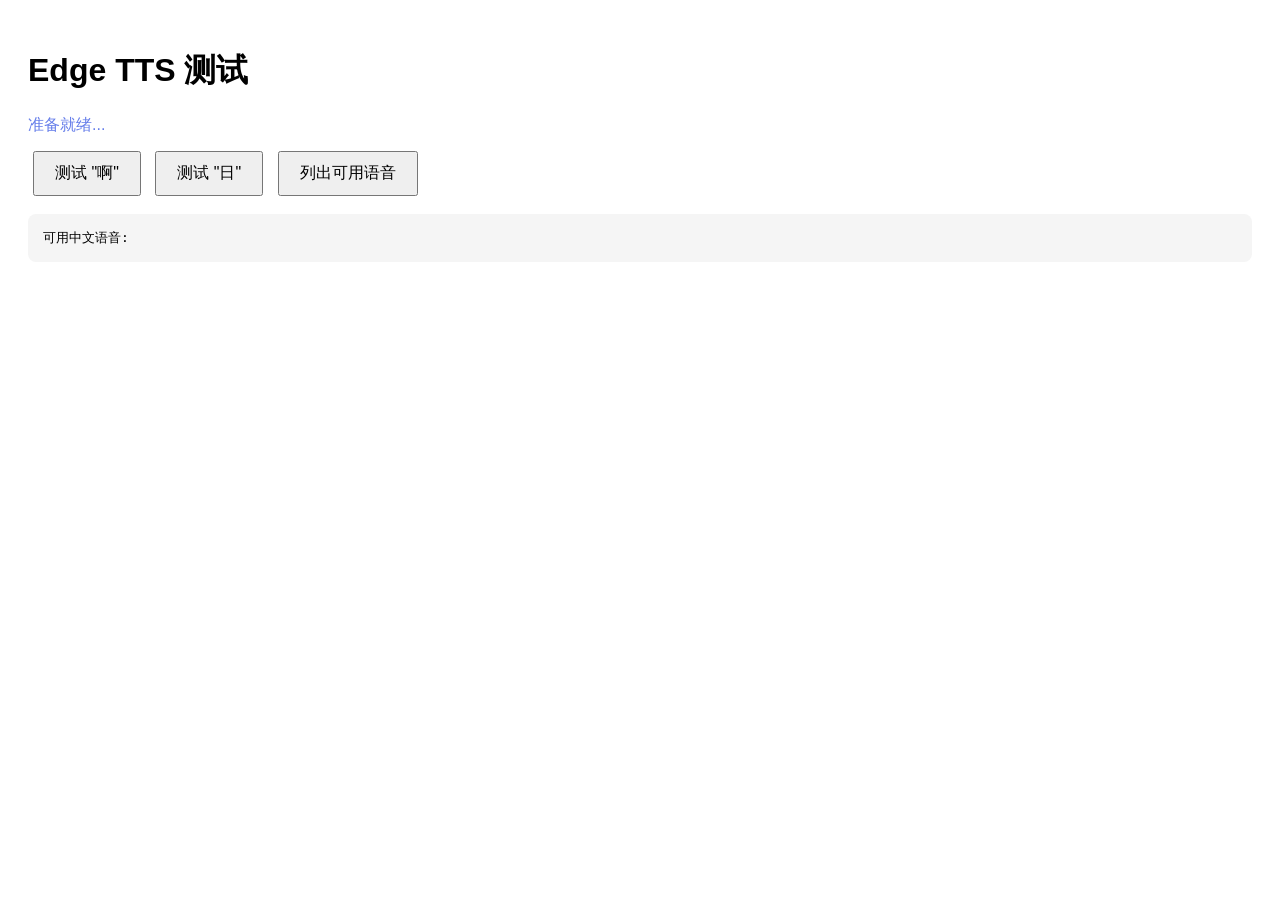
<file: web/pinyin-game/edge-tts-test.html>
<!DOCTYPE html>
<html lang="zh-CN">
<head>
    <meta charset="UTF-8">
    <title>Edge TTS 测试</title>
    <style>
        body { font-family: -apple-system, sans-serif; padding: 20px; }
        button { padding: 10px 20px; margin: 5px; font-size: 16px; cursor: pointer; }
        pre { background: #f5f5f5; padding: 15px; border-radius: 8px; }
        #status { color: #667eea; margin: 10px 0; }
    </style>
</head>
<body>
    <h1>Edge TTS 测试</h1>
    <div id="status">准备就绪...</div>
    <button onclick="testEdgeTTS('啊')">测试 "啊"</button>
    <button onclick="testEdgeTTS('日')">测试 "日"</button>
    <button onclick="listVoices()">列出可用语音</button>
    <pre id="output"></pre>

    <script>
        // Edge TTS for Browser - 直接使用微软TTS WebSocket API
        const EdgeTTS = {
            // 微软TTS WebSocket URL
            WEBSOCKET_URL: 'wss://speech.platform.bing.com/cmd/log?id=1&sid=1',

            // 可用的中文语音
            VOICES: [
                'zh-CN-XiaoxiaoNeural',  // 晓晓 - 女声，温柔
                'zh-CN-XiaoyiNeural',    // 小艺 - 女声，活泼
                'zh-CN-YunxiNeural',      // 云希 - 男声，清晰
                'zh-CN-YunyangNeural',    // 云扬 - 男声，稳重
                'zh-CN-XiaohanNeural',    // 小涵 - 女声，亲切
                'zh-CN-XiaomengNeural',   // 小孟 - 女声，甜美
            ],

            // 语音列表（从微软API获取）
            voiceList: [],

            // 获取语音列表
            async getVoices() {
                try {
                    const resp = await fetch(
                        'https://speech.platform.bing.com/consumer/speech/synthesize/readaloud/voices/list?trustedclientid=694BTJAU3XKHDTGAHII'
                    );
                    const data = await resp.json();
                    this.voiceList = data.filter(v => v.Locale.startsWith('zh-CN'));
                    return this.voiceList;
                } catch(e) {
                    console.warn('获取语音列表失败:', e);
                    return [];
                }
            },

            // 合成语音
            async speak(text, voice = 'zh-CN-XiaoxiaoNeural') {
                return new Promise((resolve, reject) => {
                    const ws = new WebSocket(this.WEBSOCKET_URL);

                    // 音频数据
                    let audioChunks = [];
                    let audioContext = null;

                    ws.onopen = () => {
                        // 发送配置
                        const config = {
                            type: 'config',
                            audio: {
                                format: 'audio-24khz-48kbitrate-mono-mp3',
                                sampleRate: 24000
                            },
                            lang: 'zh-CN',
                            voice: voice,
                            name: voice,
                            rate: '-20%',   // 慢速
                            volume: '+0%',
                            pitch: '+0Hz'
                        };
                        ws.send(JSON.stringify(config));
                    };

                    ws.onmessage = (event) => {
                        if (typeof event.data === 'string') {
                            // 配置响应
                            console.log('TTS connected');
                        } else {
                            // 音频数据
                            audioChunks.push(event.data);
                        }
                    };

                    ws.onerror = (error) => {
                        console.error('WebSocket error:', error);
                        reject(error);
                    };

                    ws.onclose = () => {
                        // 合并音频
                        if (audioChunks.length > 0) {
                            const audioBlob = new Blob(audioChunks, { type: 'audio/mp3' });
                            const url = URL.createObjectURL(audioBlob);
                            resolve(url);
                        } else {
                            reject(new Error('No audio data'));
                        }
                    };

                    // 发送文本
                    setTimeout(() => {
                        const ssml = `<speak version='1.0' xmlns='https://www.w3.org/2001/10/synthesis' xml:lang='zh-CN'>` +
                            `<voice name='${voice}'>` +
                            `<prosody rate='-20%' pitch='+0Hz'>${text}</prosody>` +
                            `</voice></speak>`;
                        ws.send(ssml);
                    }, 500);
                });
            }
        };

        // 测试函数
        async function testEdgeTTS(text) {
            document.getElementById('status').textContent = '正在合成: ' + text;
            try {
                const url = await EdgeTTS.speak(text);
                const audio = new Audio(url);
                audio.play();
                document.getElementById('status').textContent = '播放中: ' + text;
                audio.onended = () => {
                    document.getElementById('status').textContent = '完成';
                };
            } catch(e) {
                document.getElementById('status').textContent = '错误: ' + e.message;
            }
        }

        async function listVoices() {
            const voices = await EdgeTTS.getVoices();
            document.getElementById('output').textContent = '可用中文语音:\n';
            voices.forEach(v => {
                document.getElementById('output').textContent += `${v.FriendlyName} (${v.Locale})\n`;
            });
        }

        // 页面加载时列出语音
        EdgeTTS.getVoices().then(listVoices);
    </script>
</body>
</html>
</file>
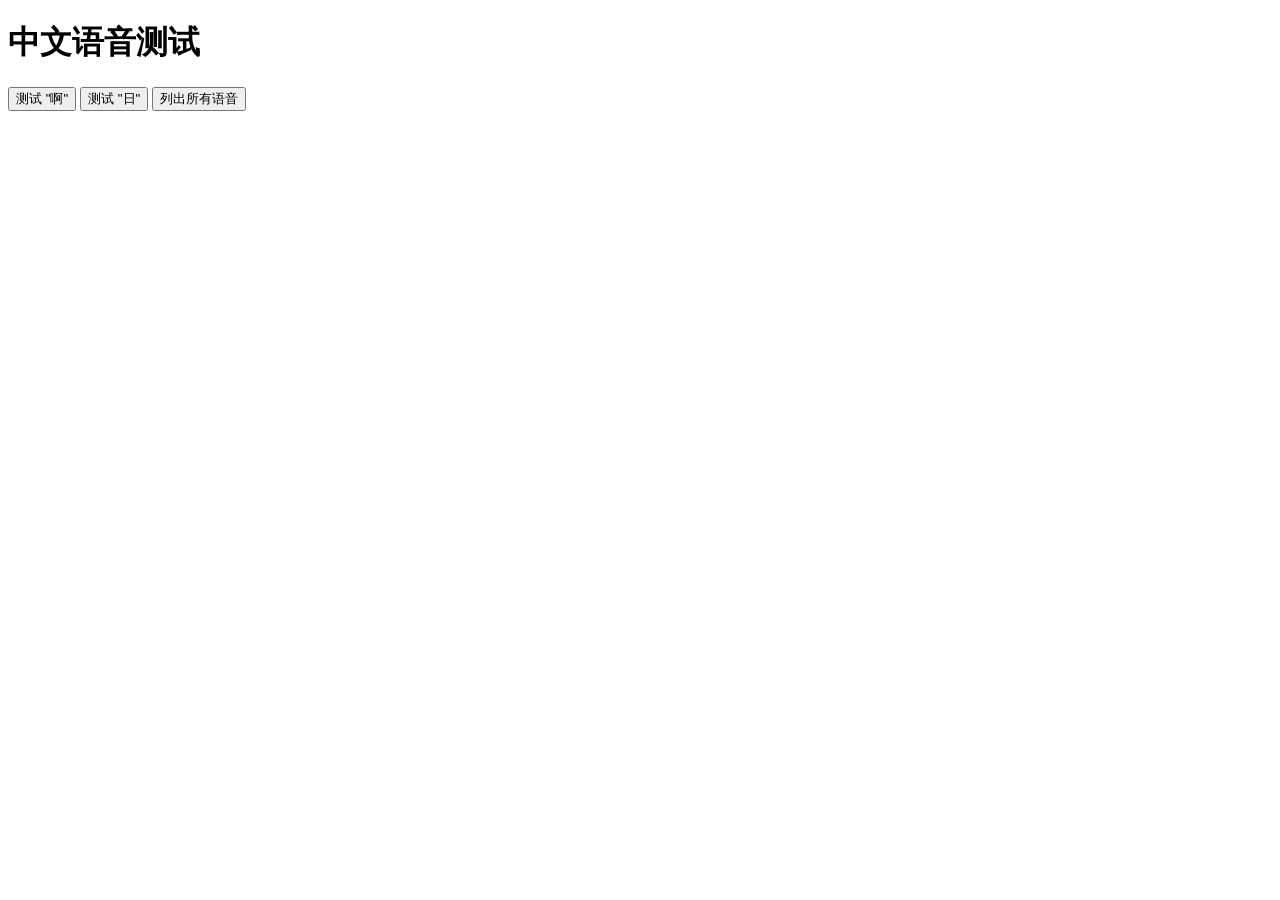
<file: web/pinyin-game/voice-test.html>
<!DOCTYPE html>
<html lang="zh-CN">
<head>
    <meta charset="UTF-8">
    <title>语音测试</title>
</head>
<body>
    <h1>中文语音测试</h1>
    <button onclick="testVoice('啊')">测试 "啊"</button>
    <button onclick="testVoice('日')">测试 "日"</button>
    <button onclick="listVoices()">列出所有语音</button>
    <pre id="output"></pre>

    <script>
        let voicesLoaded = false;

        function loadVoices() {
            return new Promise((resolve) => {
                const voices = speechSynthesis.getVoices();
                if (voices.length > 0) {
                    voicesLoaded = true;
                    resolve(voices);
                } else {
                    speechSynthesis.onvoiceschanged = () => {
                        voicesLoaded = true;
                        resolve(speechSynthesis.getVoices());
                    };
                }
            });
        }

        async function listVoices() {
            const voices = await loadVoices();
            const output = document.getElementById('output');

            const chinese = voices.filter(v =>
                v.lang.includes('zh') || v.lang.includes('CN')
            );

            output.textContent = '中文语音 (' + chinese.length + '):\n';
            chinese.forEach(v => {
                output.textContent += `- ${v.name}\n  lang: ${v.lang}, localService: ${v.localService}\n`;
            });
        }

        async function testVoice(text) {
            const voices = await loadVoices();
            const chineseVoices = voices.filter(v =>
                v.lang.includes('zh') || v.lang.includes('CN')
            );

            if (chineseVoices.length === 0) {
                alert('没有中文语音可用');
                return;
            }

            // 尝试每个中文语音
            for (const voice of chineseVoices) {
                speechSynthesis.cancel();
                const utterance = new SpeechSynthesisUtterance(text);
                utterance.voice = voice;
                utterance.lang = 'zh-CN';
                utterance.rate = 0.4;
                utterance.pitch = 1.15;

                console.log('Testing voice:', voice.name);
                speechSynthesis.speak(utterance);

                await new Promise(r => setTimeout(r, 2000));
            }
        }

        loadVoices();
    </script>
</body>
</html>
</file>
